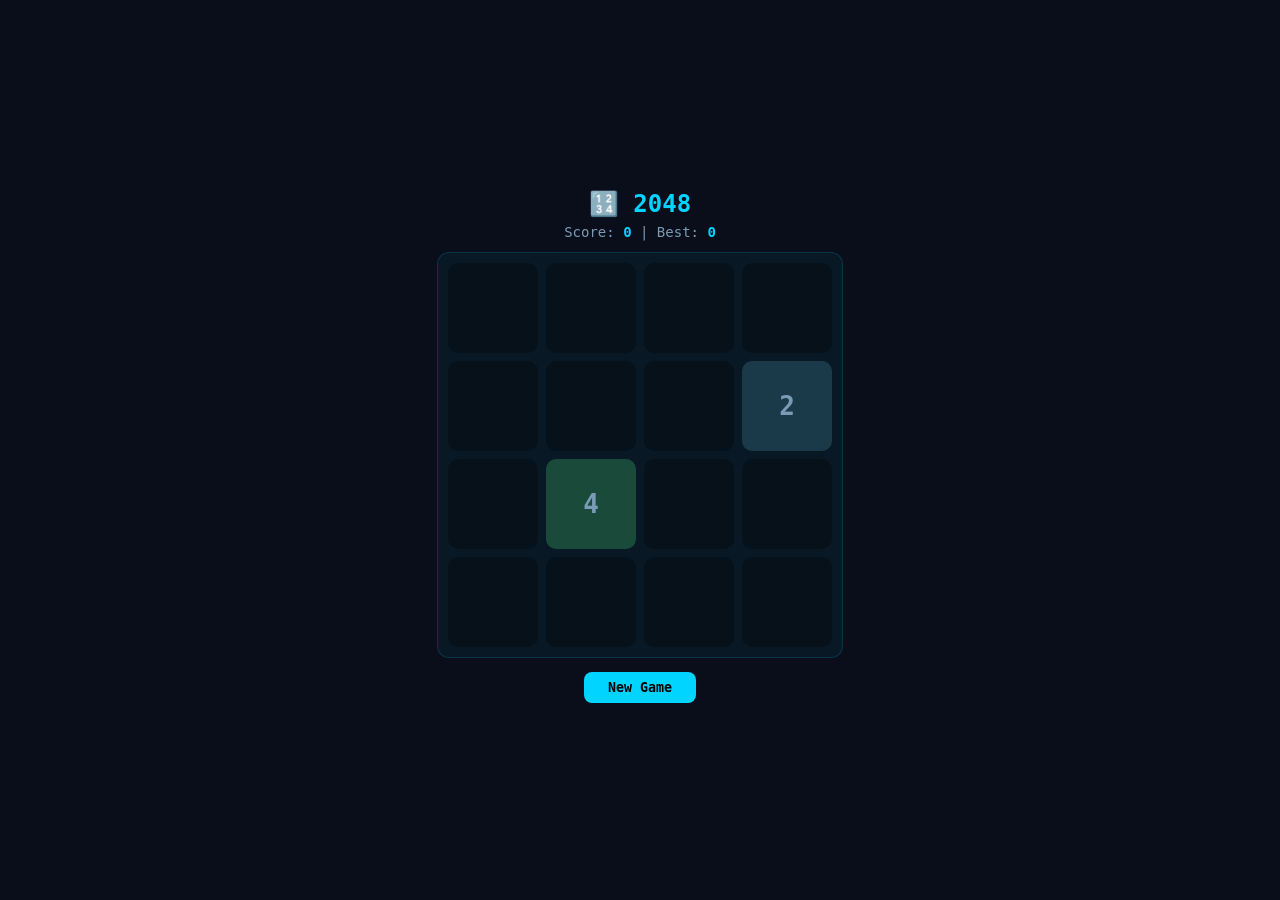
<file: 2048.html>
<!DOCTYPE html><html><head><meta charset="UTF-8"><style>
*{margin:0;padding:0;box-sizing:border-box}
body{background:#0a0e1a;display:flex;flex-direction:column;align-items:center;justify-content:center;height:100vh;font-family:'JetBrains Mono',monospace;color:#e8f4ff;user-select:none;}
h2{color:#00d4ff;margin-bottom:6px;}
#score{font-size:14px;color:#7a9bb5;margin-bottom:12px;}#score span{color:#00d4ff;font-weight:700;}
#grid{display:grid;grid-template-columns:repeat(4,90px);gap:8px;background:rgba(0,212,255,0.05);padding:10px;border-radius:12px;border:1px solid rgba(0,212,255,0.15);}
.tile{width:90px;height:90px;display:flex;align-items:center;justify-content:center;border-radius:10px;font-weight:800;font-size:22px;transition:all 0.1s;}
button{margin-top:14px;background:#00d4ff;color:#000;border:none;padding:8px 24px;border-radius:8px;cursor:pointer;font-family:inherit;font-weight:700;}
#msg{font-size:13px;color:#ff6b35;margin-top:8px;}
</style></head><body>
<h2>🔢 2048</h2>
<div id="score">Score: <span id="sc">0</span> | Best: <span id="best">0</span></div>
<div id="grid"></div>
<button onclick="newGame()">New Game</button>
<div id="msg"></div>
<script>
const COLORS={0:'rgba(0,0,0,0.3)',2:'#1a3a4a',4:'#1a4a3a',8:'#ff6b35',16:'#ff5020',32:'#ff3500',64:'#ff1a00',128:'#ffaa00',256:'#ffcc00',512:'#00d4ff',1024:'#6600ff',2048:'#ff4488'};
let board,score,best=0;

function newGame(){
  board=Array.from({length:4},()=>Array(4).fill(0));
  score=0;document.getElementById('msg').textContent='';
  addTile();addTile();render();
}

function addTile(){
  const empty=[];
  for(let r=0;r<4;r++)for(let c=0;c<4;c++)if(!board[r][c])empty.push([r,c]);
  if(!empty.length)return;
  const[r,c]=empty[Math.floor(Math.random()*empty.length)];
  board[r][c]=Math.random()<0.9?2:4;
}

function move(dir){
  const orig=JSON.stringify(board);
  const dirs={left:()=>slide(false,false),right:()=>slide(false,true),up:()=>slide(true,false),down:()=>slide(true,true)};
  dirs[dir]();
  if(JSON.stringify(board)!==orig){addTile();render();}
  if(!canMove()){document.getElementById('msg').textContent='Game Over!';}
  if(board.flat().includes(2048))document.getElementById('msg').textContent='🎉 You reached 2048!';
}

function slide(vert,rev){
  for(let i=0;i<4;i++){
    let line=[];
    for(let j=0;j<4;j++)line.push(vert?board[j][i]:board[i][j]);
    if(rev)line.reverse();
    line=line.filter(v=>v);
    for(let j=0;j<line.length-1;j++)if(line[j]===line[j+1]){line[j]*=2;score+=line[j];line.splice(j+1,1);}
    while(line.length<4)line.push(0);
    if(rev)line.reverse();
    for(let j=0;j<4;j++)vert?board[j][i]=line[j]:board[i][j]=line[j];
  }
  if(score>best)best=score;
  document.getElementById('sc').textContent=score;
  document.getElementById('best').textContent=best;
}

function canMove(){
  if(board.flat().includes(0))return true;
  for(let r=0;r<4;r++)for(let c=0;c<4;c++){
    if(c<3&&board[r][c]===board[r][c+1])return true;
    if(r<3&&board[r][c]===board[r+1][c])return true;
  }
  return false;
}

function render(){
  const grid=document.getElementById('grid');grid.innerHTML='';
  board.flat().forEach(v=>{
    const t=document.createElement('div');t.className='tile';
    t.style.background=COLORS[v]||'#ff4488';
    t.style.color=v<=4?'#7a9bb5':'#fff';
    t.style.fontSize=v>=1000?'18px':v>=100?'22px':'26px';
    t.textContent=v||'';grid.appendChild(t);
  });
}

document.addEventListener('keydown',e=>{
  const map={'ArrowLeft':'left','ArrowRight':'right','ArrowUp':'up','ArrowDown':'down'};
  if(map[e.key]){move(map[e.key]);e.preventDefault();}
});

let tx=0;
document.addEventListener('touchstart',e=>tx=e.touches[0].clientX);
document.addEventListener('touchend',e=>{
  const dx=e.changedTouches[0].clientX-tx;
  if(Math.abs(dx)>30)move(dx>0?'right':'left');
});

newGame();
</script></body></html>
</file>
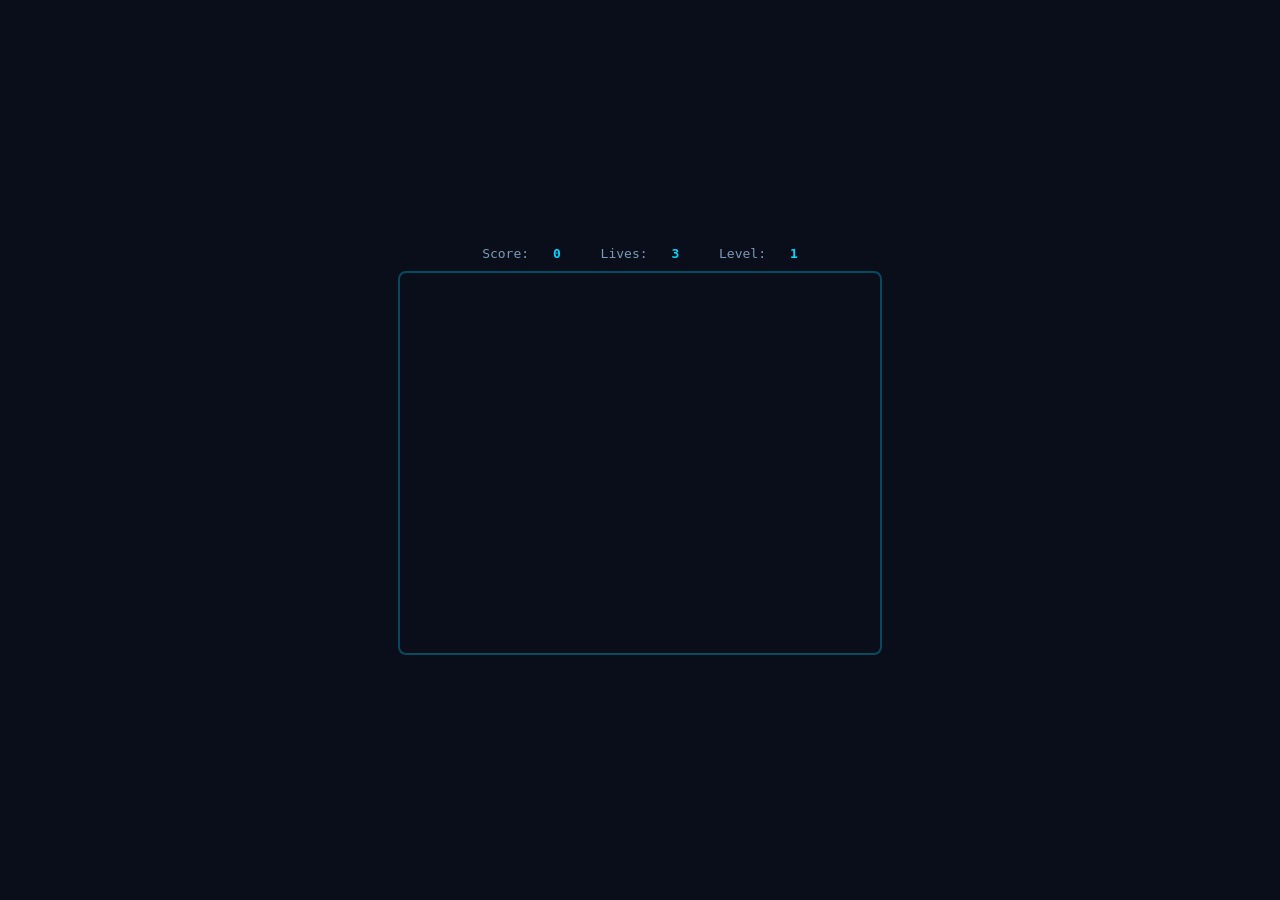
<file: breakout.html>
<!DOCTYPE html><html><head><meta charset="UTF-8"><style>
*{margin:0;padding:0;box-sizing:border-box}
body{background:#0a0e1a;display:flex;flex-direction:column;align-items:center;justify-content:center;height:100vh;font-family:'JetBrains Mono',monospace;color:#e8f4ff;user-select:none;}
canvas{border:2px solid rgba(0,212,255,0.3);border-radius:8px;}
#ui{display:flex;gap:24px;margin-bottom:10px;font-size:13px;color:#7a9bb5;}
#ui span{color:#00d4ff;font-weight:700;}
</style></head><body>
<div id="ui">Score: <span id="sc">0</span> &nbsp; Lives: <span id="lv">3</span> &nbsp; Level: <span id="lev">1</span></div>
<canvas id="c" width="480" height="380"></canvas>
<script>
const c=document.getElementById('c'),ctx=c.getContext('2d');
const W=480,H=380,BROWS=5,BCOLS=10,BW=42,BH=14,BP=2;
const COLORS=['#ff6b35','#ffaa00','#00ff88','#00d4ff','#6600ff'];
let ball,paddle,bricks,score,lives,level,running=false,animId;

function init(){
  paddle={x:W/2-40,y:H-30,w:80,h=12};
  ball={x:W/2,y:H/2,vx:4,vy:-4,r:7};
  bricks=[];
  for(let r=0;r<BROWS;r++)for(let c2=0;c2<BCOLS;c2++)
    bricks.push({x:c2*(BW+BP)+20,y:r*(BH+BP)+40,alive:true,color:COLORS[r%COLORS.length]});
  if(!running){score=0;lives=3;level=1;update();}
}

function startGame(){running=true;init();cancelAnimationFrame(animId);loop();}

function loop(){
  animId=requestAnimationFrame(loop);
  if(!running)return;
  // Move ball
  ball.x+=ball.vx;ball.y+=ball.vy;
  // Wall bounce
  if(ball.x-ball.r<0){ball.x=ball.r;ball.vx*=-1;}
  if(ball.x+ball.r>W){ball.x=W-ball.r;ball.vx*=-1;}
  if(ball.y-ball.r<0){ball.y=ball.r;ball.vy*=-1;}
  // Floor
  if(ball.y+ball.r>H){lives--;update();if(lives<=0){running=false;draw();ctx.fillStyle='#ff6b35';ctx.font='bold 28px JetBrains Mono';ctx.textAlign='center';ctx.fillText('GAME OVER',W/2,H/2);return;}else{ball.x=W/2;ball.y=H/2;ball.vx=4*(Math.random()>0.5?1:-1);ball.vy=-4;}}
  // Paddle
  if(ball.y+ball.r>paddle.y&&ball.y-ball.r<paddle.y+12&&ball.x>paddle.x&&ball.x<paddle.x+paddle.w){
    ball.vy*=-1;ball.vx+=((ball.x-(paddle.x+paddle.w/2))/paddle.w)*4;
    ball.y=paddle.y-ball.r;
  }
  // Bricks
  bricks.forEach(b=>{
    if(!b.alive)return;
    if(ball.x+ball.r>b.x&&ball.x-ball.r<b.x+BW&&ball.y+ball.r>b.y&&ball.y-ball.r<b.y+BH){
      b.alive=false;ball.vy*=-1;score+=10;update();
    }
  });
  if(bricks.every(b=>!b.alive)){level++;init();ball.vx*=1.05;ball.vy*=1.05;}
  draw();
}

document.addEventListener('mousemove',e=>{
  const r=c.getBoundingClientRect();
  paddle.x=e.clientX-r.left-paddle.w/2;
  paddle.x=Math.max(0,Math.min(W-paddle.w,paddle.x));
});
document.addEventListener('keydown',e=>{
  if(e.key===' '){if(!running)startGame();}
  if(e.key==='ArrowLeft')paddle.x=Math.max(0,paddle.x-20);
  if(e.key==='ArrowRight')paddle.x=Math.min(W-paddle.w,paddle.x+20);
});

function draw(){
  ctx.fillStyle='#000';ctx.fillRect(0,0,W,H);
  bricks.forEach(b=>{
    if(!b.alive)return;
    ctx.fillStyle=b.color;ctx.beginPath();ctx.roundRect(b.x,b.y,BW,BH,3);ctx.fill();
  });
  // Paddle
  const pg=ctx.createLinearGradient(paddle.x,0,paddle.x+paddle.w,0);
  pg.addColorStop(0,'#00d4ff');pg.addColorStop(1,'#6600ff');
  ctx.fillStyle=pg;ctx.beginPath();ctx.roundRect(paddle.x,paddle.y,paddle.w,12,6);ctx.fill();
  // Ball
  const bg=ctx.createRadialGradient(ball.x-2,ball.y-2,1,ball.x,ball.y,ball.r);
  bg.addColorStop(0,'#fff');bg.addColorStop(1,'#00d4ff');
  ctx.fillStyle=bg;ctx.beginPath();ctx.arc(ball.x,ball.y,ball.r,0,Math.PI*2);ctx.fill();
}

function update(){document.getElementById('sc').textContent=score;document.getElementById('lv').textContent=lives;document.getElementById('lev').textContent=level;}

// Draw start screen
ctx.fillStyle='#000';ctx.fillRect(0,0,W,H);
ctx.fillStyle='#00d4ff';ctx.font='bold 22px JetBrains Mono';ctx.textAlign='center';
ctx.fillText('🧱 BREAKOUT',W/2,H/2-20);ctx.font='14px JetBrains Mono';ctx.fillStyle='#7a9bb5';
ctx.fillText('Press Space or move mouse to start',W/2,H/2+20);
init();
</script></body></html>
</file>
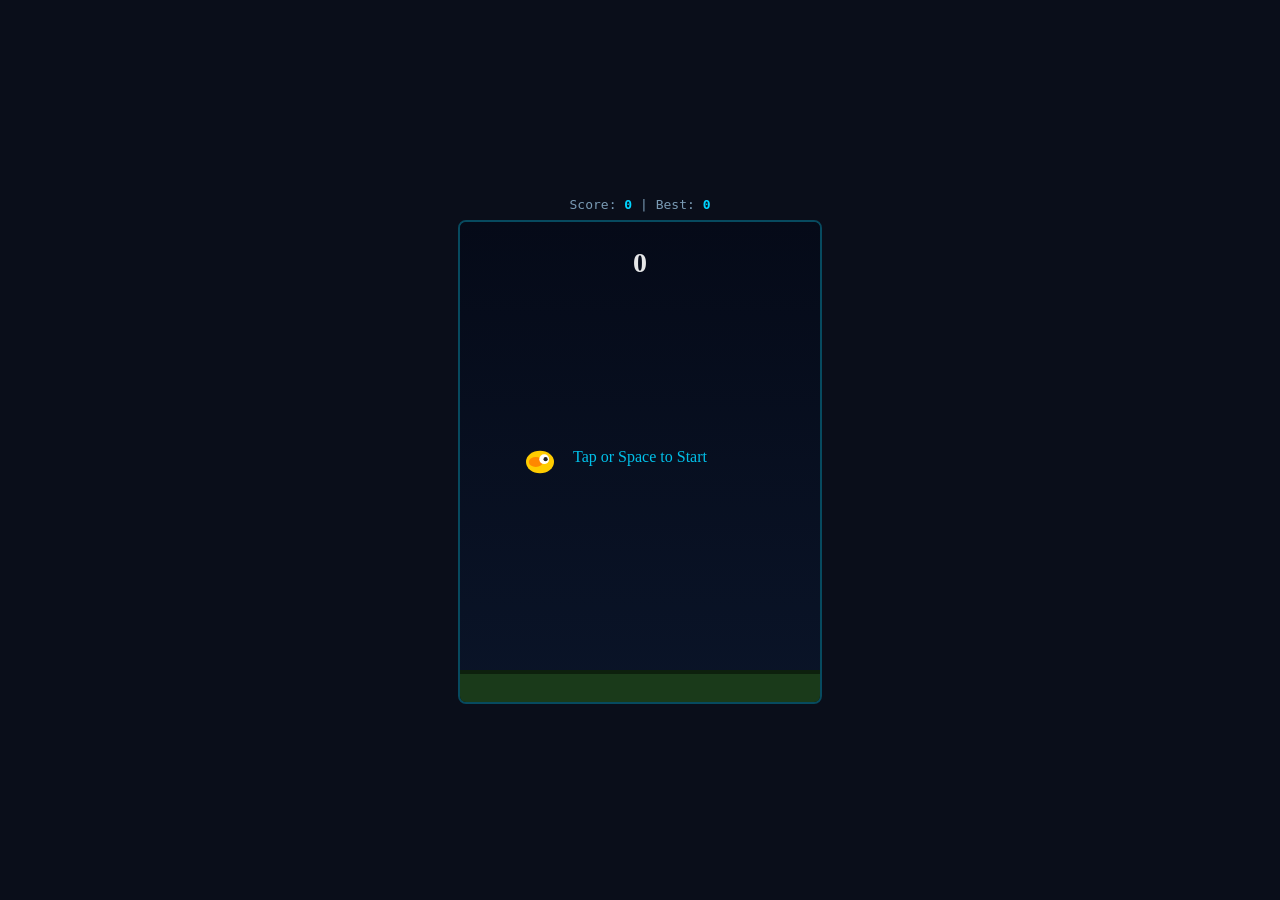
<file: flappy.html>
<!DOCTYPE html><html><head><meta charset="UTF-8"><style>
*{margin:0;padding:0;box-sizing:border-box}
body{background:#0a0e1a;display:flex;flex-direction:column;align-items:center;justify-content:center;height:100vh;font-family:'JetBrains Mono',monospace;color:#e8f4ff;user-select:none;}
canvas{border:2px solid rgba(0,212,255,0.3);border-radius:8px;cursor:pointer;}
#ui{font-size:13px;color:#7a9bb5;margin-bottom:8px;}#ui span{color:#00d4ff;font-weight:700;}
</style></head><body>
<div id="ui">Score: <span id="sc">0</span> | Best: <span id="best">0</span></div>
<canvas id="c" width="360" height="480"></canvas>
<script>
const c=document.getElementById('c'),ctx=c.getContext('2d');
const W=360,H=480,BirdX=80,GRAVITY=0.4,JUMP=-8,PIPE_W=50,GAP=130,SPEED=2.5;
let bird,pipes,score,best=0,state='idle',frame=0;

function init(){
  bird={y:H/2,vy:0,r:14};
  pipes=[];score=0;frame=0;
  document.getElementById('sc').textContent=0;
}

function jump(){
  if(state==='idle'){state='play';init();}
  else if(state==='over'){state='play';init();}
  if(state==='play')bird.vy=JUMP;
}

c.addEventListener('click',jump);
document.addEventListener('keydown',e=>{if(e.key===' '||e.key==='ArrowUp'){jump();e.preventDefault();}});

function spawnPipe(){
  const top=Math.random()*(H-GAP-120)+50;
  pipes.push({x:W,top,bottom:top+GAP});
}

function tick(){
  requestAnimationFrame(tick);
  frame++;
  if(state!=='play'){draw();return;}
  // Bird
  bird.vy+=GRAVITY;bird.y+=bird.vy;
  // Pipes
  if(frame%90===0)spawnPipe();
  pipes.forEach(p=>p.x-=SPEED);
  pipes=pipes.filter(p=>p.x>-PIPE_W);
  // Score
  pipes.forEach(p=>{
    if(!p.passed&&p.x+PIPE_W<BirdX){p.passed=true;score++;if(score>best)best=score;document.getElementById('sc').textContent=score;document.getElementById('best').textContent=best;}
  });
  // Collide
  if(bird.y+bird.r>H||bird.y-bird.r<0){state='over';}
  pipes.forEach(p=>{
    if(BirdX+bird.r>p.x&&BirdX-bird.r<p.x+PIPE_W){
      if(bird.y-bird.r<p.top||bird.y+bird.r>p.bottom)state='over';
    }
  });
  draw();
}

function draw(){
  // Sky gradient
  const sky=ctx.createLinearGradient(0,0,0,H);
  sky.addColorStop(0,'#050a18');sky.addColorStop(1,'#0a1428');
  ctx.fillStyle=sky;ctx.fillRect(0,0,W,H);
  // Ground
  ctx.fillStyle='#1a3a1a';ctx.fillRect(0,H-30,W,30);
  ctx.fillStyle='#0d200d';ctx.fillRect(0,H-32,W,4);
  // Pipes
  pipes.forEach(p=>{
    const pg=ctx.createLinearGradient(p.x,0,p.x+PIPE_W,0);
    pg.addColorStop(0,'#00aa44');pg.addColorStop(0.5,'#00dd55');pg.addColorStop(1,'#006633');
    ctx.fillStyle=pg;
    // Top pipe
    ctx.fillRect(p.x,0,PIPE_W,p.top);
    ctx.fillRect(p.x-4,p.top-20,PIPE_W+8,20);
    // Bottom pipe
    ctx.fillRect(p.x,p.bottom,PIPE_W,H-p.bottom);
    ctx.fillRect(p.x-4,p.bottom,PIPE_W+8,20);
  });
  // Bird
  const angle=Math.min(Math.max(bird.vy*3,-30),90)*Math.PI/180;
  ctx.save();ctx.translate(BirdX,bird.y);ctx.rotate(angle);
  ctx.fillStyle='#ffcc00';ctx.beginPath();ctx.ellipse(0,0,bird.r,bird.r*0.8,0,0,Math.PI*2);ctx.fill();
  ctx.fillStyle='#ff8800';ctx.beginPath();ctx.ellipse(-bird.r*0.3,0,bird.r*0.5,bird.r*0.35,0,0,Math.PI*2);ctx.fill();
  ctx.fillStyle='#fff';ctx.beginPath();ctx.arc(bird.r*0.3,-bird.r*0.2,bird.r*0.35,0,Math.PI*2);ctx.fill();
  ctx.fillStyle='#222';ctx.beginPath();ctx.arc(bird.r*0.4,-bird.r*0.2,bird.r*0.15,0,Math.PI*2);ctx.fill();
  ctx.restore();
  // Score display
  ctx.fillStyle='rgba(255,255,255,0.9)';ctx.font='bold 28px JetBrains Mono';ctx.textAlign='center';
  ctx.fillText(score,W/2,50);
  if(state==='idle'){
    ctx.fillStyle='rgba(0,212,255,0.9)';ctx.font='16px JetBrains Mono';ctx.fillText('Tap or Space to Start',W/2,H/2);
  }
  if(state==='over'){
    ctx.fillStyle='rgba(0,0,0,0.5)';ctx.fillRect(0,0,W,H);
    ctx.fillStyle='#ff6b35';ctx.font='bold 28px JetBrains Mono';ctx.fillText('GAME OVER',W/2,H/2-20);
    ctx.fillStyle='#00d4ff';ctx.font='16px JetBrains Mono';ctx.fillText('Tap to restart',W/2,H/2+20);
  }
}

init();tick();
</script></body></html>
</file>
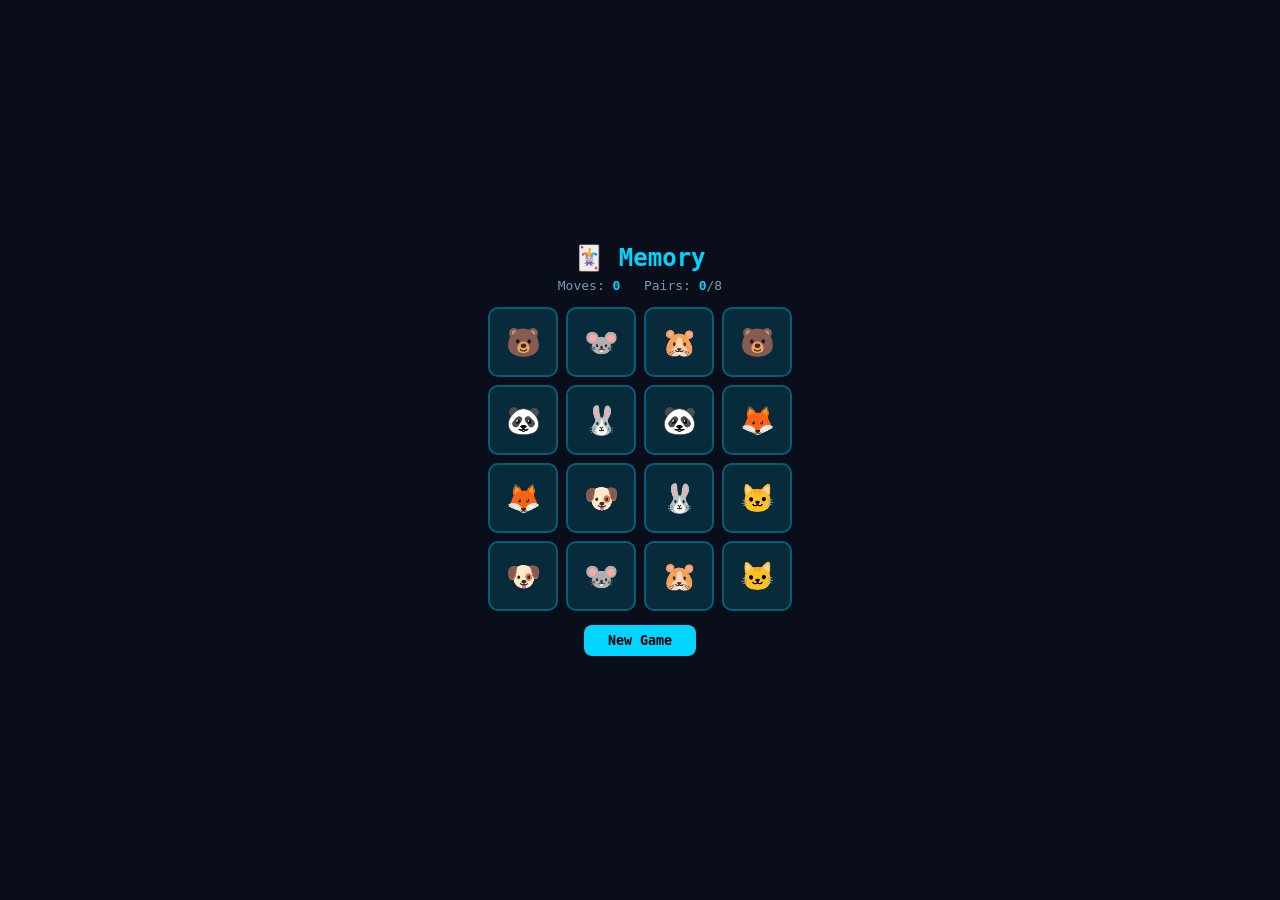
<file: memory.html>
<!DOCTYPE html><html><head><meta charset="UTF-8"><style>
*{margin:0;padding:0;box-sizing:border-box}
body{background:#0a0e1a;display:flex;flex-direction:column;align-items:center;justify-content:center;height:100vh;font-family:'JetBrains Mono',monospace;color:#e8f4ff;user-select:none;}
h2{color:#00d4ff;margin-bottom:6px;}
#stats{font-size:13px;color:#7a9bb5;margin-bottom:14px;}
#stats span{color:#00d4ff;font-weight:700;}
#grid{display:grid;grid-template-columns:repeat(4,70px);gap:8px;}
.card{width:70px;height:70px;background:rgba(0,212,255,0.1);border:2px solid rgba(0,212,255,0.3);border-radius:10px;display:flex;align-items:center;justify-content:center;font-size:28px;cursor:pointer;transition:all 0.3s;transform:rotateY(90deg);}
.card.show{transform:rotateY(0deg);background:rgba(0,212,255,0.15);}
.card.matched{background:rgba(0,255,136,0.15);border-color:rgba(0,255,136,0.5);cursor:default;}
button{margin-top:14px;background:#00d4ff;color:#000;border:none;padding:8px 24px;border-radius:8px;cursor:pointer;font-family:inherit;font-weight:700;}
</style></head><body>
<h2>🃏 Memory</h2>
<div id="stats">Moves: <span id="mv">0</span> &nbsp; Pairs: <span id="pr">0</span>/8</div>
<div id="grid"></div>
<button onclick="newGame()">New Game</button>
<script>
const EMOJIS=['🐶','🐱','🐭','🐹','🐰','🦊','🐻','🐼'];
let cards=[],flipped=[],matched=0,moves=0,lock=false;

function newGame(){
  matched=0;moves=0;flipped=[];lock=false;update();
  const pairs=[...EMOJIS,...EMOJIS].sort(()=>Math.random()-0.5);
  const grid=document.getElementById('grid');
  grid.innerHTML='';
  cards=pairs.map((emoji,i)=>{
    const el=document.createElement('div');
    el.className='card';el.dataset.i=i;el.dataset.emoji=emoji;
    el.addEventListener('click',()=>flip(el));
    grid.appendChild(el);return el;
  });
  setTimeout(()=>cards.forEach(c=>{c.textContent=c.dataset.emoji;c.classList.add('show');}),100);
  setTimeout(()=>cards.forEach(c=>{c.textContent='';c.classList.remove('show');}),1800);
}

function flip(card){
  if(lock||card.classList.contains('matched')||card.classList.contains('show'))return;
  card.textContent=card.dataset.emoji;card.classList.add('show');
  flipped.push(card);
  if(flipped.length===2){
    moves++;update();lock=true;
    if(flipped[0].dataset.emoji===flipped[1].dataset.emoji){
      flipped.forEach(c=>c.classList.add('matched'));matched++;update();flipped=[];lock=false;
      if(matched===8)setTimeout(()=>alert(`🎉 You won in ${moves} moves!`),200);
    }else{
      setTimeout(()=>{flipped.forEach(c=>{c.textContent='';c.classList.remove('show');});flipped=[];lock=false;},1000);
    }
  }
}
function update(){document.getElementById('mv').textContent=moves;document.getElementById('pr').textContent=matched;}
newGame();
</script></body></html>
</file>
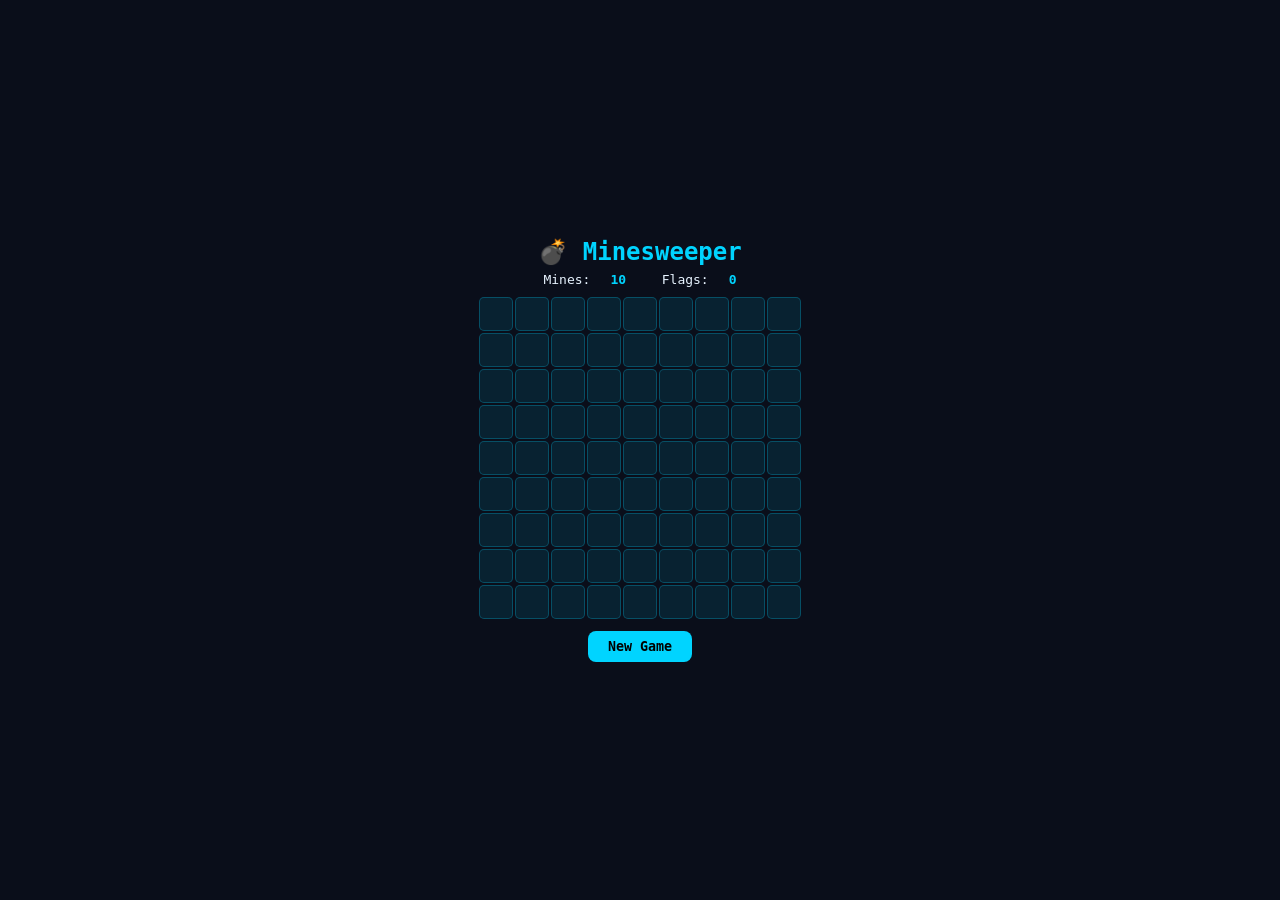
<file: minesweeper.html>
<!DOCTYPE html><html><head><meta charset="UTF-8"><style>
*{margin:0;padding:0;box-sizing:border-box}
body{background:#0a0e1a;display:flex;flex-direction:column;align-items:center;justify-content:center;height:100vh;font-family:'JetBrains Mono',monospace;color:#e8f4ff;user-select:none;}
h2{color:#00d4ff;margin-bottom:6px;}
#ui{display:flex;gap:20px;margin-bottom:10px;font-size:13px;}
#ui span{color:#00d4ff;font-weight:700;}
#grid{display:inline-grid;grid-template-columns:repeat(9,34px);gap:2px;}
.cell{width:34px;height:34px;background:rgba(0,212,255,0.1);border:1px solid rgba(0,212,255,0.25);border-radius:5px;display:flex;align-items:center;justify-content:center;cursor:pointer;font-size:13px;font-weight:700;transition:background 0.1s;}
.cell:hover{background:rgba(0,212,255,0.2);}
.cell.open{background:rgba(0,0,0,0.4);cursor:default;border-color:rgba(255,255,255,0.05);}
.cell.flagged{background:rgba(255,107,53,0.15);border-color:rgba(255,107,53,0.4);}
.cell.mine{background:rgba(255,0,0,0.2);}
.n1{color:#00d4ff}.n2{color:#00ff88}.n3{color:#ff6b35}.n4{color:#6600ff}.n5{color:#ff0000}.n6{color:#ff4488}.n7{color:#fff}.n8{color:#888}
button{margin-top:12px;background:#00d4ff;color:#000;border:none;padding:8px 20px;border-radius:8px;cursor:pointer;font-family:inherit;font-weight:700;}
</style></head><body>
<h2>💣 Minesweeper</h2>
<div id="ui">Mines: <span id="mc">10</span> &nbsp; Flags: <span id="fc">0</span></div>
<div id="grid"></div>
<button onclick="newGame()">New Game</button>
<script>
const ROWS=9,COLS=9,MINES=10;
let board,revealed,flagged,gameOver,first;

function newGame(){
  board=Array.from({length:ROWS},()=>Array(COLS).fill(0));
  revealed=Array.from({length:ROWS},()=>Array(COLS).fill(false));
  flagged=Array.from({length:ROWS},()=>Array(COLS).fill(false));
  gameOver=false;first=true;
  document.getElementById('fc').textContent=0;
  render();
}

function placeMines(sr,sc){
  let placed=0;
  while(placed<MINES){
    const r=Math.floor(Math.random()*ROWS),c=Math.floor(Math.random()*COLS);
    if(board[r][c]!==-1&&!(Math.abs(r-sr)<=1&&Math.abs(c-sc)<=1)){board[r][c]=-1;placed++;}
  }
  for(let r=0;r<ROWS;r++)for(let c=0;c<COLS;c++){
    if(board[r][c]===-1)continue;
    let cnt=0;
    for(let dr=-1;dr<=1;dr++)for(let dc=-1;dc<=1;dc++){
      const nr=r+dr,nc=c+dc;
      if(nr>=0&&nr<ROWS&&nc>=0&&nc<COLS&&board[nr][nc]===-1)cnt++;
    }
    board[r][c]=cnt;
  }
}

function reveal(r,c){
  if(r<0||r>=ROWS||c<0||c>=COLS||revealed[r][c]||flagged[r][c])return;
  if(first){placeMines(r,c);first=false;}
  revealed[r][c]=true;
  if(board[r][c]===-1){gameOver=true;revealAll();render();alert('💥 BOOM! Game Over');return;}
  if(board[r][c]===0){for(let dr=-1;dr<=1;dr++)for(let dc=-1;dc<=1;dc++)reveal(r+dr,c+dc);}
  if(revealed.flat().filter(Boolean).length===ROWS*COLS-MINES){alert('🎉 You win!');}
  render();
}

function flag(r,c){
  if(revealed[r][c])return;
  flagged[r][c]=!flagged[r][c];
  document.getElementById('fc').textContent=flagged.flat().filter(Boolean).length;
  render();
}

function revealAll(){
  for(let r=0;r<ROWS;r++)for(let c=0;c<COLS;c++)if(board[r][c]===-1)revealed[r][c]=true;
}

function render(){
  const grid=document.getElementById('grid');grid.innerHTML='';
  for(let r=0;r<ROWS;r++)for(let c=0;c<COLS;c++){
    const cell=document.createElement('div');cell.className='cell';
    if(flagged[r][c]&&!revealed[r][c]){cell.classList.add('flagged');cell.textContent='🚩';}
    else if(revealed[r][c]){
      cell.classList.add('open');
      if(board[r][c]===-1){cell.classList.add('mine');cell.textContent='💣';}
      else if(board[r][c]>0){cell.textContent=board[r][c];cell.classList.add('n'+board[r][c]);}
    }
    const rr=r,cc=c;
    cell.addEventListener('click',()=>{if(!gameOver)reveal(rr,cc);});
    cell.addEventListener('contextmenu',e=>{e.preventDefault();if(!gameOver)flag(rr,cc);});
    grid.appendChild(cell);
  }
}
newGame();
</script></body></html>
</file>
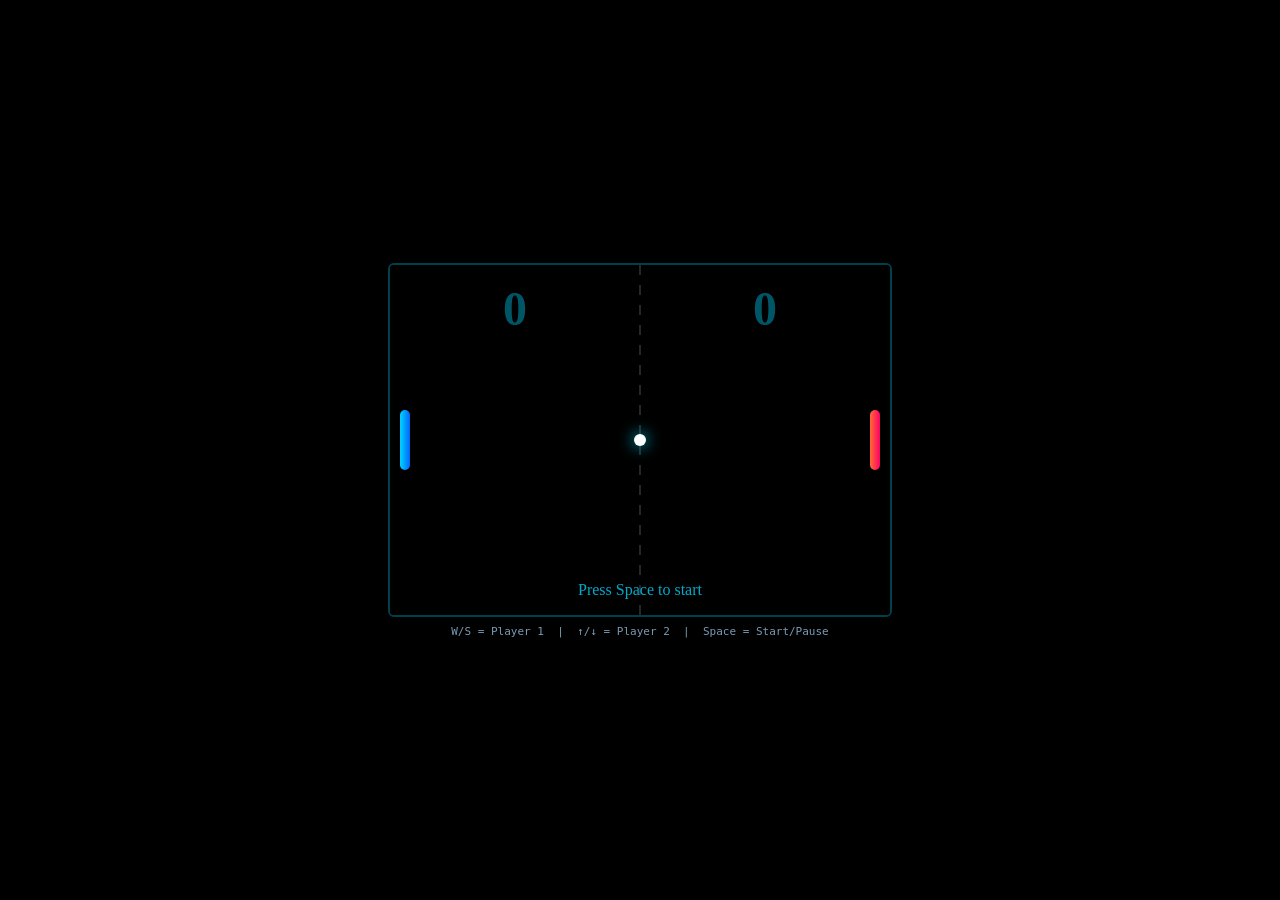
<file: pong.html>
<!DOCTYPE html><html><head><meta charset="UTF-8"><style>
*{margin:0;padding:0;box-sizing:border-box}
body{background:#000;display:flex;flex-direction:column;align-items:center;justify-content:center;height:100vh;font-family:'JetBrains Mono',monospace;color:#fff;user-select:none;}
canvas{border:2px solid rgba(0,212,255,0.3);border-radius:6px;}
#info{font-size:11px;color:#7a9bb5;margin-top:8px;text-align:center;}
</style></head><body>
<canvas id="c" width="500" height="350"></canvas>
<div id="info">W/S = Player 1 &nbsp;|&nbsp; ↑/↓ = Player 2 &nbsp;|&nbsp; Space = Start/Pause</div>
<script>
const c=document.getElementById('c'),ctx=c.getContext('2d');
const W=500,H=350,PH=60,PW=10;
let p1={y:H/2-30,score:0},p2={y:H/2-30,score:0};
let ball={x:W/2,y:H/2,vx:4,vy:3};
let running=false,keys={};

document.addEventListener('keydown',e=>{keys[e.key]=true;if(e.key===' '){running=!running;if(reset)reset=false;}e.preventDefault();});
document.addEventListener('keyup',e=>keys[e.key]=false);

let reset=false;

function tick(){
  if(!running){draw();requestAnimationFrame(tick);return;}
  // Paddles
  if(keys['w'])p1.y=Math.max(0,p1.y-5);
  if(keys['s'])p1.y=Math.min(H-PH,p1.y+5);
  if(keys['ArrowUp'])p2.y=Math.max(0,p2.y-5);
  if(keys['ArrowDown'])p2.y=Math.min(H-PH,p2.y+5);
  // Ball
  ball.x+=ball.vx;ball.y+=ball.vy;
  if(ball.y<=5||ball.y>=H-5)ball.vy*=-1;
  // P1 paddle
  if(ball.x-5<=20&&ball.y>=p1.y&&ball.y<=p1.y+PH){ball.vx=Math.abs(ball.vx);ball.vy+=((ball.y-(p1.y+PH/2))/PH)*3;}
  // P2 paddle
  if(ball.x+5>=W-20&&ball.y>=p2.y&&ball.y<=p2.y+PH){ball.vx=-Math.abs(ball.vx);ball.vy+=((ball.y-(p2.y+PH/2))/PH)*3;}
  // Score
  if(ball.x<0){p2.score++;respawn(-1);}
  if(ball.x>W){p1.score++;respawn(1);}
  // Cap speed
  const spd=Math.sqrt(ball.vx**2+ball.vy**2);if(spd>12){ball.vx=ball.vx/spd*12;ball.vy=ball.vy/spd*12;}
  draw();requestAnimationFrame(tick);
}

function respawn(dir){
  ball={x:W/2,y:H/2,vx:4*dir,vy:(Math.random()-0.5)*6};
  p1.y=H/2-30;p2.y=H/2-30;
}

function draw(){
  ctx.fillStyle='#000';ctx.fillRect(0,0,W,H);
  // Center line
  ctx.setLineDash([10,10]);ctx.strokeStyle='rgba(255,255,255,0.15)';ctx.lineWidth=2;
  ctx.beginPath();ctx.moveTo(W/2,0);ctx.lineTo(W/2,H);ctx.stroke();ctx.setLineDash([]);
  // Scores
  ctx.fillStyle='rgba(0,212,255,0.4)';ctx.font='bold 48px JetBrains Mono';ctx.textAlign='center';
  ctx.fillText(p1.score,W/4,60);ctx.fillText(p2.score,W*3/4,60);
  // Paddles
  const grad1=ctx.createLinearGradient(10,0,20,0);grad1.addColorStop(0,'#00d4ff');grad1.addColorStop(1,'#0066ff');
  ctx.fillStyle=grad1;ctx.beginPath();ctx.roundRect(10,p1.y,PW,PH,5);ctx.fill();
  const grad2=ctx.createLinearGradient(W-20,0,W-10,0);grad2.addColorStop(0,'#ff6b35');grad2.addColorStop(1,'#ff0066');
  ctx.fillStyle=grad2;ctx.beginPath();ctx.roundRect(W-20,p2.y,PW,PH,5);ctx.fill();
  // Ball
  ctx.fillStyle='#fff';ctx.shadowColor='#00d4ff';ctx.shadowBlur=15;
  ctx.beginPath();ctx.arc(ball.x,ball.y,6,0,Math.PI*2);ctx.fill();ctx.shadowBlur=0;
  if(!running){ctx.fillStyle='rgba(0,212,255,0.8)';ctx.font='16px JetBrains Mono';ctx.textAlign='center';ctx.fillText('Press Space to start',W/2,H-20);}
}

requestAnimationFrame(tick);
</script></body></html>
</file>
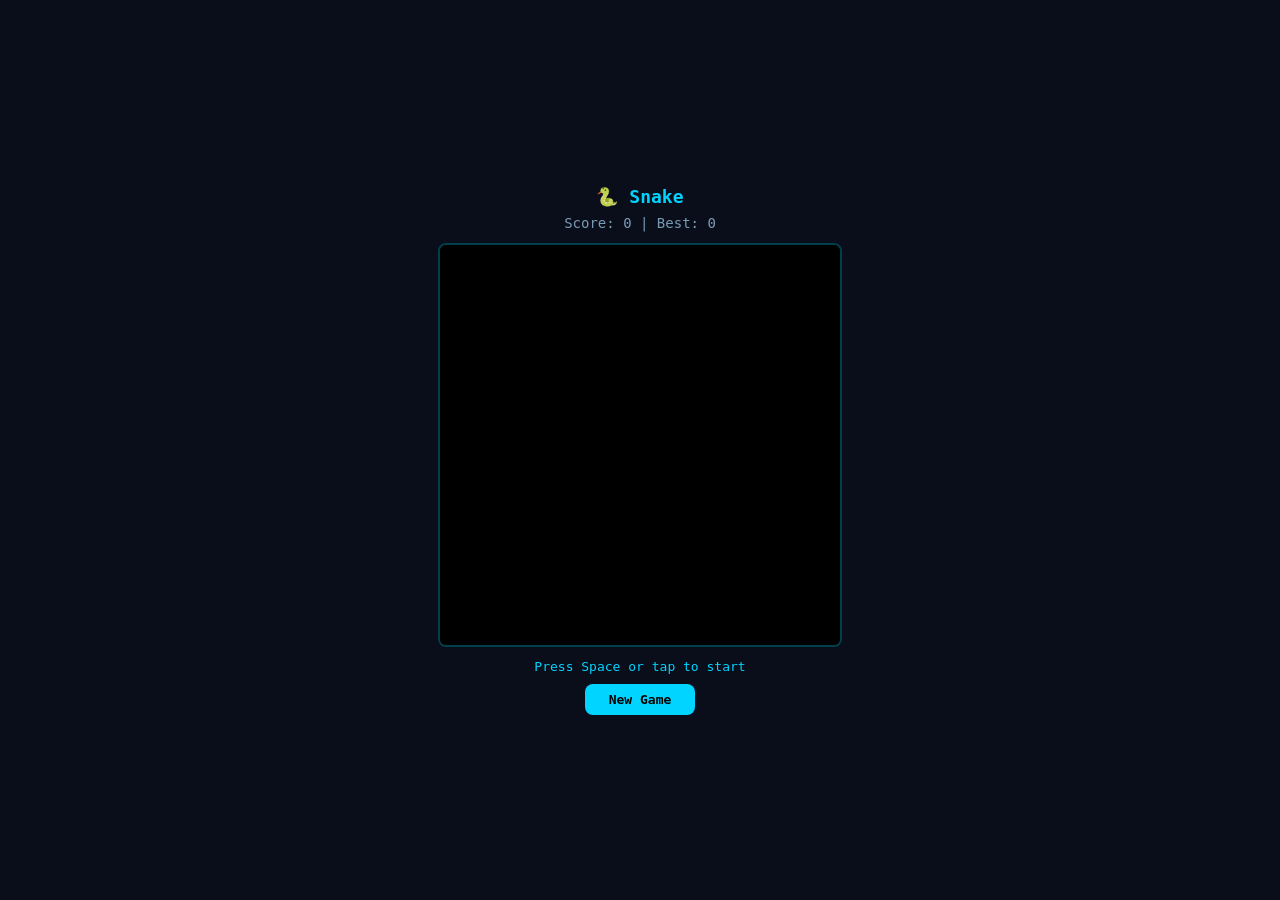
<file: snake.html>
<!DOCTYPE html><html><head><meta charset="UTF-8"><style>
*{margin:0;padding:0;box-sizing:border-box}
body{background:#0a0e1a;display:flex;flex-direction:column;align-items:center;justify-content:center;height:100vh;font-family:'JetBrains Mono',monospace;color:#e8f4ff;user-select:none;}
h2{font-size:18px;margin-bottom:8px;color:#00d4ff;}
#score{font-size:14px;color:#7a9bb5;margin-bottom:12px;}
canvas{border:2px solid rgba(0,212,255,0.3);border-radius:8px;background:#000;}
#msg{margin-top:12px;font-size:13px;color:#00d4ff;}
button{margin-top:10px;background:#00d4ff;color:#000;border:none;padding:8px 24px;border-radius:8px;cursor:pointer;font-family:inherit;font-weight:700;font-size:13px;}
</style></head><body>
<h2>🐍 Snake</h2>
<div id="score">Score: <span id="sc">0</span> | Best: <span id="best">0</span></div>
<canvas id="c" width="400" height="400"></canvas>
<div id="msg">Press Space or tap to start</div>
<button onclick="startGame()">New Game</button>
<script>
const canvas=document.getElementById('c'),ctx=canvas.getContext('2d');
const CELL=20,COLS=20,ROWS=20;
let snake,dir,food,score,best=0,running=false,loop;

function startGame(){
  snake=[{x:10,y:10}];dir={x:1,y:0};score=0;
  spawnFood();running=true;
  document.getElementById('msg').textContent='Use arrow keys or WASD';
  clearInterval(loop);loop=setInterval(tick,130);
}

function spawnFood(){
  do{food={x:Math.floor(Math.random()*COLS),y:Math.floor(Math.random()*ROWS)}}
  while(snake.some(s=>s.x===food.x&&s.y===food.y));
}

function tick(){
  const head={x:snake[0].x+dir.x,y:snake[0].y+dir.y};
  if(head.x<0||head.x>=COLS||head.y<0||head.y>=ROWS||snake.some(s=>s.x===head.x&&s.y===head.y)){
    clearInterval(loop);running=false;
    document.getElementById('msg').textContent=`Game Over! Score: ${score}`;return;
  }
  snake.unshift(head);
  if(head.x===food.x&&head.y===food.y){score++;document.getElementById('sc').textContent=score;if(score>best){best=score;document.getElementById('best').textContent=best;}spawnFood();}
  else snake.pop();
  draw();
}

function draw(){
  ctx.fillStyle='#000';ctx.fillRect(0,0,400,400);
  // food
  ctx.fillStyle='#ff6b35';
  ctx.beginPath();ctx.arc(food.x*CELL+CELL/2,food.y*CELL+CELL/2,CELL/2-2,0,Math.PI*2);ctx.fill();
  // snake
  snake.forEach((s,i)=>{
    ctx.fillStyle=i===0?'#00d4ff':`rgba(0,212,255,${1-i/snake.length*0.6})`;
    ctx.beginPath();ctx.roundRect(s.x*CELL+1,s.y*CELL+1,CELL-2,CELL-2,4);ctx.fill();
  });
}

document.addEventListener('keydown',e=>{
  const map={'ArrowUp':{x:0,y:-1},'ArrowDown':{x:0,y:1},'ArrowLeft':{x:-1,y:0},'ArrowRight':{x:1,y:0},
    'w':{x:0,y:-1},'s':{x:0,y:1},'a':{x:-1,y:0},'d':{x:1,y:0}};
  if(e.key===' '){if(!running)startGame();return;}
  if(map[e.key]){
    const nd=map[e.key];
    if(nd.x!==-dir.x||nd.y!==-dir.y)dir=nd;
    e.preventDefault();
  }
});
draw();ctx.fillStyle='#00d4ff';ctx.font='16px JetBrains Mono';ctx.textAlign='center';ctx.fillText('Press Space to Start',200,200);
</script></body></html>
</file>
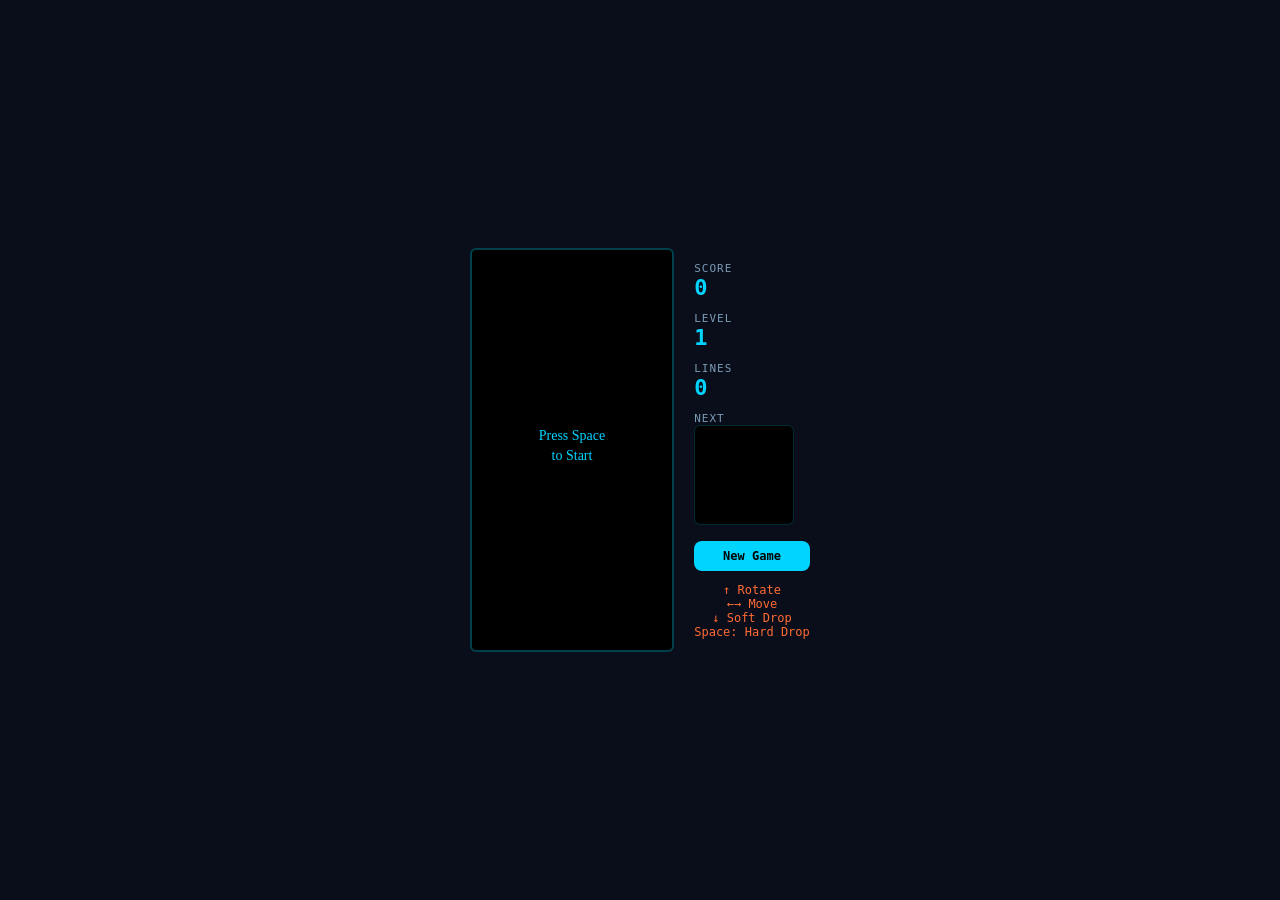
<file: tetris.html>
<!DOCTYPE html><html><head><meta charset="UTF-8"><style>
*{margin:0;padding:0;box-sizing:border-box}
body{background:#0a0e1a;display:flex;align-items:center;justify-content:center;height:100vh;font-family:'JetBrains Mono',monospace;color:#e8f4ff;gap:20px;user-select:none;}
canvas{border:2px solid rgba(0,212,255,0.3);border-radius:6px;background:#000;}
#side{display:flex;flex-direction:column;gap:12px;min-width:100px;}
.label{font-size:11px;color:#7a9bb5;text-transform:uppercase;letter-spacing:1px;}
.val{font-size:22px;font-weight:700;color:#00d4ff;}
#next{width:100px;height:100px;border:1px solid rgba(0,212,255,0.2);border-radius:6px;background:#000;}
button{background:#00d4ff;color:#000;border:none;padding:8px;border-radius:8px;cursor:pointer;font-family:inherit;font-weight:700;font-size:12px;}
#msg{font-size:12px;color:#ff6b35;text-align:center;}
</style></head><body>
<canvas id="c" width="200" height="400"></canvas>
<div id="side">
  <div><div class="label">Score</div><div class="val" id="sc">0</div></div>
  <div><div class="label">Level</div><div class="val" id="lv">1</div></div>
  <div><div class="label">Lines</div><div class="val" id="ln">0</div></div>
  <div><div class="label">Next</div><canvas id="next"></canvas></div>
  <button onclick="startGame()">New Game</button>
  <div id="msg">↑ Rotate<br>←→ Move<br>↓ Soft Drop<br>Space: Hard Drop</div>
</div>
<script>
const C=document.getElementById('c'),ctx=C.getContext('2d');
const N=document.getElementById('next'),nCtx=N.getContext('2d');
const W=10,H=20,S=20;
const COLORS=['','#ff6b35','#00d4ff','#6600ff','#ffaa00','#00ff88','#ff4488','#ffffff'];
const PIECES=[
  [[1,1,1,1]],
  [[2,2],[2,2]],
  [[0,3,3],[3,3,0]],
  [[4,4,0],[0,4,4]],
  [[5,0],[5,0],[5,5]],
  [[0,6],[0,6],[6,6]],
  [[0,7,0],[7,7,7]],
];

let board,piece,pieceX,pieceY,nextPiece,score,lines,level,running,loop;

function startGame(){
  board=Array.from({length:H},()=>Array(W).fill(0));
  score=0;lines=0;level=1;running=true;
  nextPiece=randomPiece();spawnPiece();
  update();clearInterval(loop);
  loop=setInterval(()=>{if(running)drop();},getSpeed());
}
function getSpeed(){return Math.max(100,600-level*50);}
function randomPiece(){return PIECES[Math.floor(Math.random()*PIECES.length)];}
function spawnPiece(){
  piece=nextPiece;nextPiece=randomPiece();
  pieceX=Math.floor(W/2)-Math.floor(piece[0].length/2);pieceY=0;
  if(collide(piece,pieceX,pieceY)){running=false;document.getElementById('msg').textContent='GAME OVER';}
}
function collide(p,px,py){
  return p.some((row,r)=>row.some((v,c)=>v&&(board[py+r]?.[px+c])!==0||(py+r>=H||px+c<0||px+c>=W)));
}
function merge(){piece.forEach((row,r)=>row.forEach((v,c)=>{if(v)board[pieceY+r][pieceX+c]=v;}));}
function clearLines(){
  let cleared=0;
  for(let r=H-1;r>=0;r--){if(board[r].every(v=>v)){board.splice(r,1);board.unshift(Array(W).fill(0));cleared++;r++;}}
  if(cleared){lines+=cleared;score+=cleared*100*level;level=Math.floor(lines/10)+1;clearInterval(loop);loop=setInterval(()=>{if(running)drop();},getSpeed());}
  update();
}
function drop(){if(!collide(piece,pieceX,pieceY+1)){pieceY++;}else{merge();clearLines();spawnPiece();}draw();}

function rotate(p){return p[0].map((_,i)=>p.map(row=>row[i]).reverse());}

document.addEventListener('keydown',e=>{
  if(!running&&e.key===' '){startGame();return;}
  if(!running)return;
  if(e.key==='ArrowLeft'){if(!collide(piece,pieceX-1,pieceY))pieceX--;}
  if(e.key==='ArrowRight'){if(!collide(piece,pieceX+1,pieceY))pieceX++;}
  if(e.key==='ArrowDown'){drop();}
  if(e.key==='ArrowUp'){const r=rotate(piece);if(!collide(r,pieceX,pieceY))piece=r;}
  if(e.key===' '){while(!collide(piece,pieceX,pieceY+1))pieceY++;drop();}
  draw();e.preventDefault();
});

function draw(){
  ctx.fillStyle='#000';ctx.fillRect(0,0,200,400);
  board.forEach((row,r)=>row.forEach((v,c)=>{if(v){ctx.fillStyle=COLORS[v];ctx.fillRect(c*S+1,r*S+1,S-2,S-2);}}));
  // Ghost
  let gy=pieceY;while(!collide(piece,pieceX,gy+1))gy++;
  piece.forEach((row,r)=>row.forEach((v,c)=>{if(v){ctx.fillStyle='rgba(255,255,255,0.1)';ctx.fillRect((pieceX+c)*S+1,(gy+r)*S+1,S-2,S-2);}}));
  // Piece
  piece.forEach((row,r)=>row.forEach((v,c)=>{if(v){ctx.fillStyle=COLORS[v];ctx.fillRect((pieceX+c)*S+1,(pieceY+r)*S+1,S-2,S-2);}}));
  // Next
  nCtx.fillStyle='#000';nCtx.fillRect(0,0,100,100);
  const ox=(5-nextPiece[0].length)*S/2,oy=(5-nextPiece.length)*S/2;
  nextPiece.forEach((row,r)=>row.forEach((v,c)=>{if(v){nCtx.fillStyle=COLORS[v];nCtx.fillRect(ox+c*S,oy+r*S,S-2,S-2);}}));
}
function update(){document.getElementById('sc').textContent=score;document.getElementById('lv').textContent=level;document.getElementById('ln').textContent=lines;}

ctx.fillStyle='#00d4ff';ctx.font='14px JetBrains Mono';ctx.textAlign='center';ctx.fillText('Press Space',100,190);ctx.fillText('to Start',100,210);
</script></body></html>
</file>
